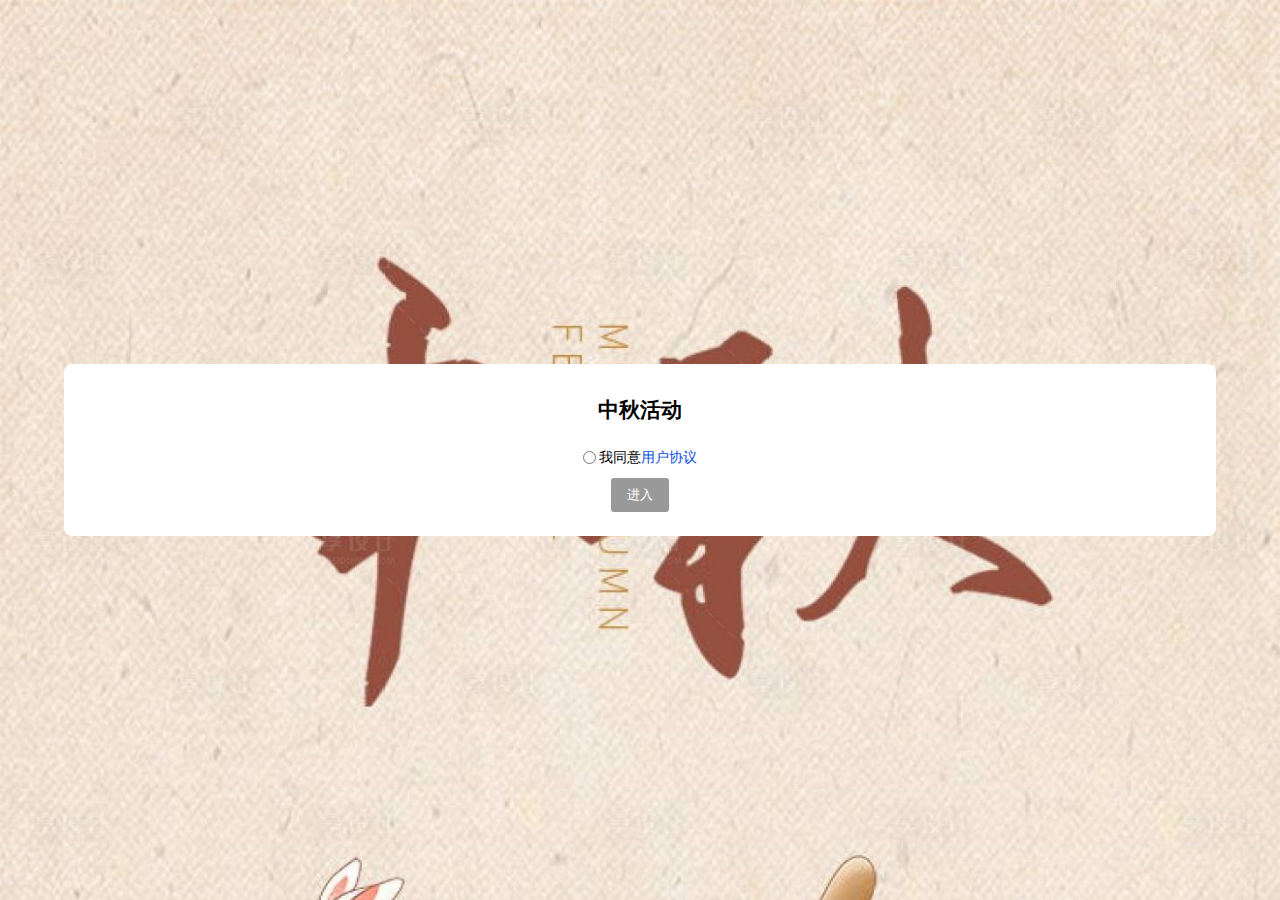
<file: index.html>
<!DOCTYPE html>
<html lang="en">
<head>
    <meta charset="UTF-8">
    <title></title>
    <meta name="viewport" content="width=device-width, initial-scale=1.0">
    <link href="css/style.css" rel="stylesheet" type="text/css">
</head>
<body>
    <div class="midAutumn">
        <div class="midAutumn_box">
            <h3>中秋活动</h3>
            <p>
                <input type="radio" name="agreement" id="checkRadio">
                我同意<a href="">用户协议</a>
            </p>
            <button class="enterButton" id="enterButton" disabled>进入</button>
        </div>
        <div class="login_outBox" id="loginOutBox">
            <div class="login_box">
                <h3>小红书登录</h3>
                <div class="img_box">

                </div>
                <div class="tit">
                    <p>请使用小红书扫描二维码登录</p>
                    <p>“企业智能管理”</p>
                </div>
            </div>
        </div>
    </div>
</body>
<script>
    const checkRadio = document.getElementById('checkRadio');
    const enterButton = document.getElementById('enterButton');
    const loginOutBox = document.getElementById('loginOutBox');

    checkRadio.addEventListener('click', function() {
        if (this.checked) {
            enterButton.disabled = false;
            enterButton.classList.add('active');
        }
    });

    enterButton.addEventListener('click', function() {

        loginOutBox.style.display = 'block';
    });
</script>
</html>
</file>
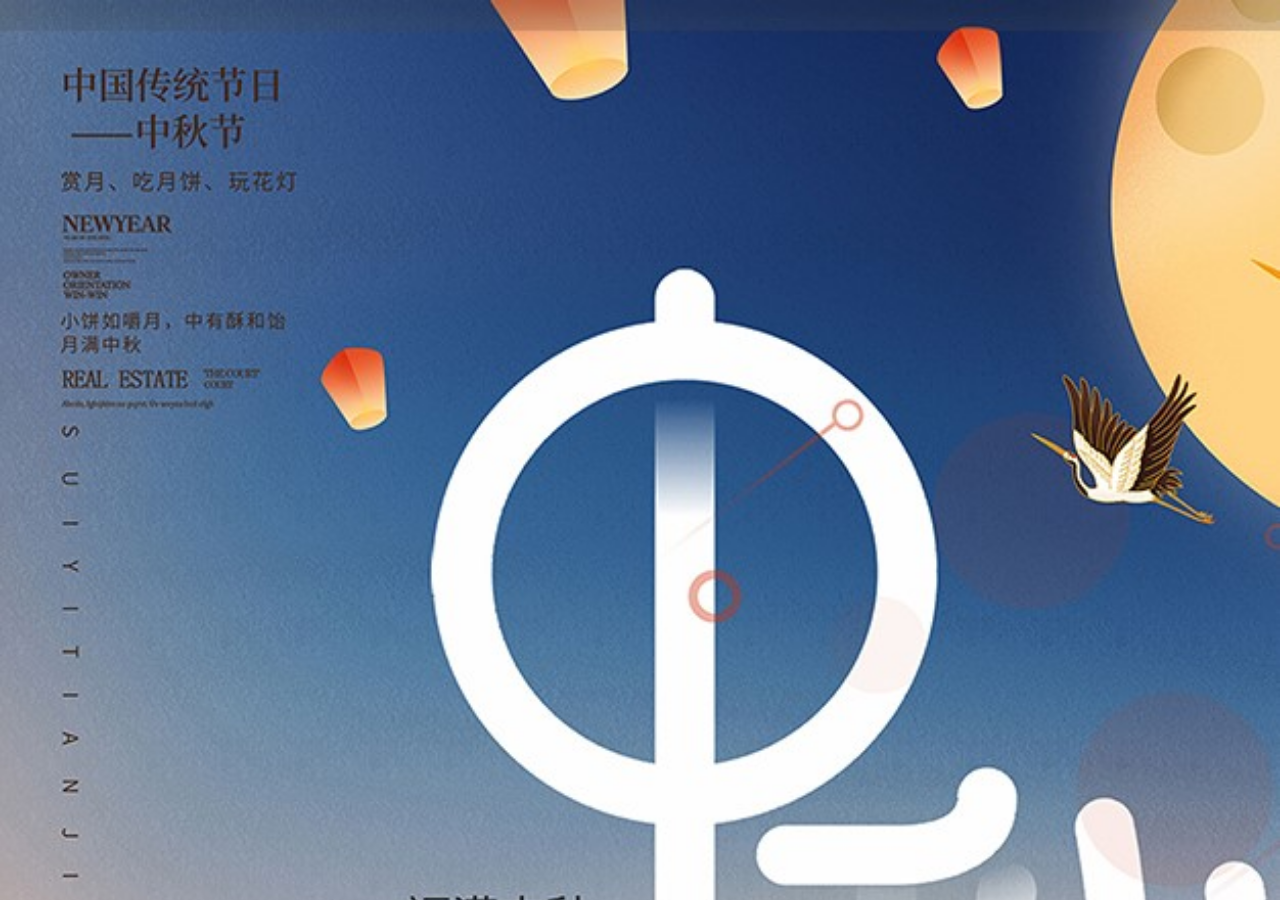
<file: a.html>
<!DOCTYPE html>
<html lang="en">
<head>
    <meta charset="UTF-8">
    <title></title>
    <meta name="viewport" content="width=device-width, initial-scale=1.0">
    <link href="css/style.css" rel="stylesheet" type="text/css">
</head>
<body class="a">

</body>
</html>
</file>
<file: css/style.css>
*{padding: 0;margin: 0;}
ul, ol {list-style: none;}
a{text-decoration: none; color: black;}

body {
    background: url("../images/bg.jpg") top center/cover no-repeat;
}
body.a {
    background: url("../images/bg1.jpg") top center/cover no-repeat;
}
.midAutumn {
    display: flex;
    justify-content: center;
    align-items: center;
    height: 100vh;
}
.midAutumn_box {
    background: #ffffff;
    width: 90%;
    border-radius: .5rem;
    text-align: center;
    padding: 2rem 0 1.5rem;
}
.midAutumn_box h3 {
    font-size: 1.3rem;
    margin-bottom: 1.5rem;
}
.midAutumn_box p {
    margin-bottom: .7rem;
    font-size: .9rem;
    display: flex;
    align-items: center;
    justify-content: center;
}
.midAutumn_box p input {
    margin-right: .2rem;
}
.midAutumn_box p a {
    color: #094ee1;
}
.midAutumn_box button {
    border: none;
    outline: none;
    padding: .5rem 1rem;
    background: #999999;
    color: #ffffff;
    border-radius: .2rem;
}
.midAutumn_box button.active {
    background: #b81c1f;
}
.login_outBox {
    background: #333333;
    position: absolute;
    top: 0;
    left: 0;
    right: 0;
    bottom: 0;
    display: none;
}
.login_box {
    position: absolute;
    top: 0;
    left: 1rem;
    right: 1rem;
    background: #ffffff;
    border-radius: 0 0 .5rem .5rem;
    display: flex;
    flex-direction: column;
    align-items: center;
    padding-bottom: 2rem;
    animation: loginBoxAml .5s linear;
}
@keyframes loginBoxAml {
    from {
        transform: translateY(-100%);
    }
    to {
        transform: translateY(0);
    }
}
.login_box h3 {
    padding: 2rem 0 2rem;
    font-weight: normal;
    font-size: 1.4rem;
}
.login_box .img_box {
    background: #b81c1f;
    width: 65%;
    height: 3rem;
}
.login_box .img_box img {
    width: 100%;
}
.login_box .tit {
    margin-top: 1rem;
}
.login_box .tit p {
    text-align: center;
    font-size: .95rem;
    line-height: 1.5rem;
}
</file>
